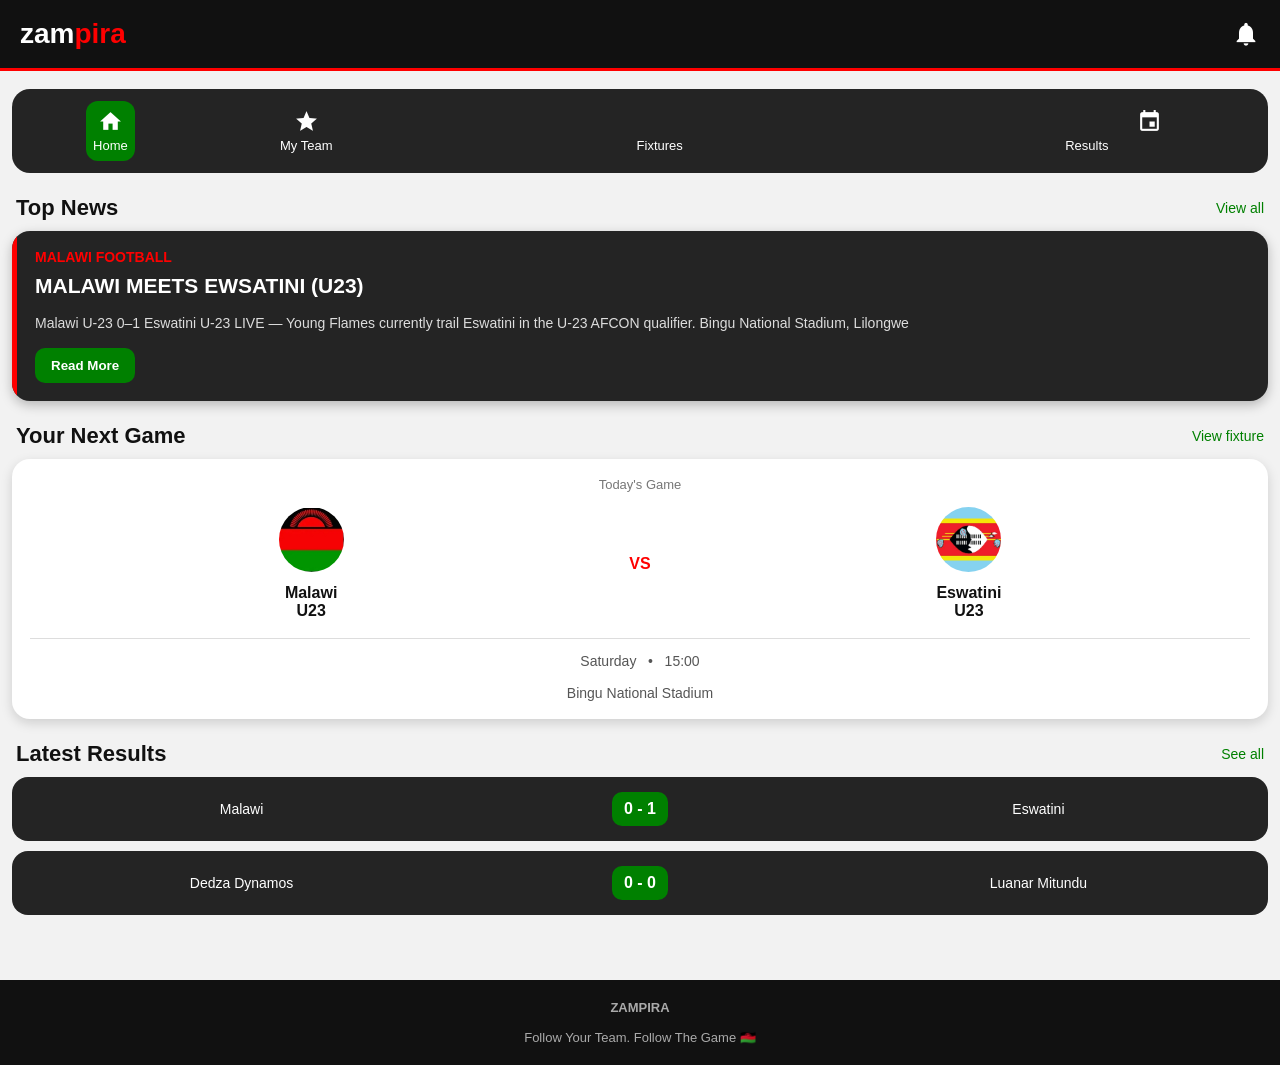
<file: home.html>
<!DOCTYPE html>
<html lang="en">

<head>
  <meta charset="UTF-8">
  <meta name="viewport" content="width=device-width, initial-scale=1.0">

  <link rel="stylesheet"
    href="https://fonts.googleapis.com/icon?family=Material+Icons">

  <title>Zampira Home</title>

  <style>

    * {
      box-sizing: border-box;
    }

    body {
      margin: 0;
      background: #f2f2f2;
      font-family: Arial, sans-serif;
      color: white;
    }

    

    .header {
      background: #111;
      padding: 18px 20px;
      display: flex;
      justify-content: space-between;
      align-items: center;
      border-bottom: 3px solid red;
    }

    .brand {
      font-size: 28px;
      font-weight: bold;
    }

    .brand span {
      color: red;
    }

    .header-icon {
      font-size: 28px;
      color: white;
    }


    

    .nav {
      margin: 18px 12px;
      background: #242424;
      border-radius: 18px;
      display: flex;
      justify-content: space-around;
      padding: 12px 5px;
    }

    .nav-item {
      text-align: center;
      color: white;
      font-size: 13px;
      padding: 8px 7px;
      border-radius: 12px;
    }

    .nav-item .material-icons {
      display: block;
      font-size: 25px;
      margin-bottom: 4px;
    }

    .nav-item.active {
      background: green;
    }


    

    .container {
      padding: 0 12px 30px;
    }




    .section-title {
      display: flex;
      justify-content: space-between;
      align-items: center;
      margin: 22px 4px 10px;
    }

    .section-title h2 {
      margin: 0;
      font-size: 22px;
      color: #111;
    }

    .section-title span {
      color: green;
      font-size: 14px;
    }


    

    .news-card {
      background: #242424;
      border-radius: 18px;
      overflow: hidden;
      box-shadow: 0 4px 12px rgba(0,0,0,0.25);
    }

    .news-top {
      padding: 18px;
      border-left: 5px solid red;
    }

    .news-label {
      color: red;
      font-weight: bold;
      font-size: 14px;
      margin-bottom: 8px;
    }

    .news-card h3 {
      margin: 0 0 10px;
      font-size: 21px;
      line-height: 1.25;
    }

    .news-card p {
      color: #ddd;
      line-height: 1.5;
      font-size: 14px;
    }

    .news-button {
      background: green;
      color: white;
      border: none;
      padding: 10px 16px;
      border-radius: 10px;
      font-weight: bold;
    }


    

    .match-card {
      background: white;
      color: #111;
      border-radius: 18px;
      padding: 18px;
      box-shadow: 0 4px 12px rgba(0,0,0,0.15);
    }

    .match-header {
      text-align: center;
      color: #777;
      font-size: 13px;
      margin-bottom: 15px;
    }

    .teams {
      display: flex;
      justify-content: space-around;
      align-items: center;
      text-align: center;
    }

    .team {
      width: 40%;
      font-weight: bold;
    }

    .team-logo {
      width: 65px;
      height: 65px;
      object-fit: contain;
      margin-bottom: 8px;
      border-radius: 50%;
    }

    .vs {
      font-weight: bold;
      color: red;
    }

    .match-info {
      text-align: center;
      margin-top: 18px;
      padding-top: 14px;
      border-top: 1px solid #ddd;
      color: #555;
      font-size: 14px;
    }


    

    .result-card {
      background: #242424;
      border-radius: 16px;
      padding: 15px;
      margin-bottom: 10px;
      display: flex;
      align-items: center;
      justify-content: space-between;
    }

    .result-team {
      width: 35%;
      text-align: center;
      font-size: 14px;
    }

    .score {
      background: green;
      padding: 8px 12px;
      border-radius: 10px;
      font-weight: bold;
    }


    

    .footer {
      text-align: center;
      background: #111;
      padding: 20px;
      margin-top: 25px;
      color: #aaa;
      font-size: 13px;
    }

  </style>

</head>


<body>


  

  <header class="header">

    <div class="brand">
      zam<span>pira</span>
    </div>

    <span class="material-icons header-icon">
      notifications
    </span>

  </header>





  <nav class="nav">

    <div class="nav-item active">
      <span class="material-icons">home</span>
      Home
    </div>

    <div class="nav-item">
  <span class="material-icons">star</span>
  My Team

      
    </div>

    <div class="nav-item">
      <span class="material-icons">calendar_month</span>
      Fixtures
    </div>

    <div class="nav-item">
      <span class="material-icons">emoji_events</span>
      Results
    </div>

  </nav>



  <main class="container">


    

    <div class="section-title">

      <h2>Top News</h2>

      <span>View all</span>

    </div>


    <article class="news-card">

      <div class="news-top">

        <div class="news-label">
          MALAWI FOOTBALL
        </div>

        <h3>
          MALAWI MEETS EWSATINI (U23)
        </h3>

        <p>
         Malawi U-23 0–1 Eswatini U-23
LIVE — Young Flames currently trail Eswatini in the U-23 AFCON qualifier.
Bingu National Stadium, Lilongwe
        <br>

        <p>
  <article id="more">
  
</article>
</p></p>
        <button class="news-button" onclick="set_txt()" type="button">
          Read More
        </button>
         

      </div>

    </article>



  

    <div class="section-title">

      <h2>Your Next Game</h2>

      <span>View fixture</span>

    </div>


    <div class="match-card">

      <div class="match-header">
        Today's Game
      </div>

      <div class="teams">

        <div class="team">

          <img
            src="Mw.jpg"
            class="team-logo"
            alt="">

          <div>
            Malawi<br>
        U23
          </div>

        </div>


        <div class="vs">
          VS
        </div>


        <div class="team">

          <img
            src="Eswatini.jpg"
            class="team-logo"
            alt="">

          <div>
            Eswatini<br>
            U23
          </div>

        </div>

      </div>


      <div class="match-info">

         Saturday &nbsp; • &nbsp;
     15:00
        <br><br>

         Bingu National Stadium 

      </div>

    </div>



    

    <div class="section-title">

      <h2>Latest Results</h2>

      <span>See all</span>

    </div>


    <div class="result-card">

      <div class="result-team">
        Malawi
      </div>

      <div class="score">
        0 - 1
      </div>

      <div class="result-team">
        Eswatini
      </div>

    </div>


    <div class="result-card">

      <div class="result-team">
        Dedza Dynamos
      </div>

      <div class="score">
        0 - 0
      </div>

      <div class="result-team">
        Luanar Mitundu
      </div>

    </div>


  </main>





  <footer class="footer">

    <b>ZAMPIRA</b>

    <br><br>

    Follow Your Team. Follow The Game 🇲🇼

  </footer>

<script>

const favouriteTeam = localStorage.getItem("favouriteTeam");

const myTeamLink = document.getElementById("myTeamLink");

if (favouriteTeam) {
  myTeamLink.innerHTML = `
    <span class="material-icons">star</span>
    ${favouriteTeam}
  `;
}

</script>
<script>

const favouriteTeam = localStorage.getItem("favouriteTeam");

console.log(favouriteTeam);

</script>
<script>
  function set_txt(){
    document.getElementById("more").innerText=" 73' — Eswatini have scored to take a 1–0 lead.
  Malawi U-23 are now chasing an equaliser at Bingu National Stadium.";
  }
</script>
</body>

</html>
</file>
